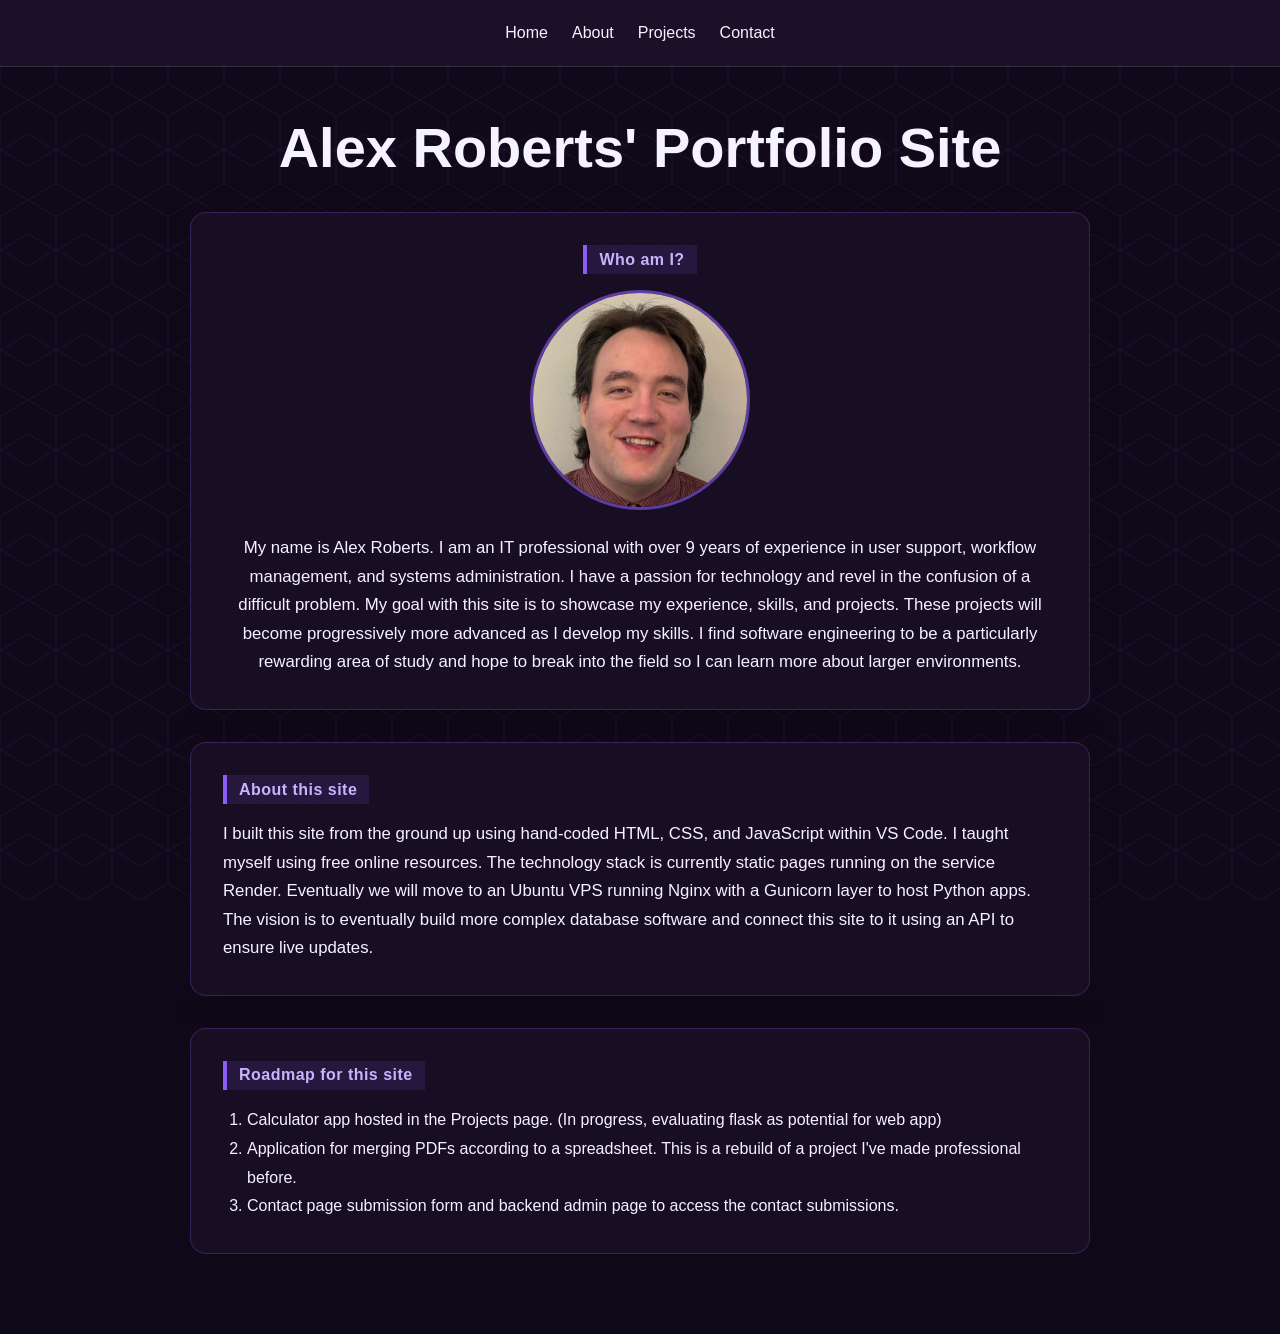
<file: index.html>
<!DOCTYPE html>
<html lang="en">
<head>
<meta name="viewport" content="width=device-width, initial-scale=1.0">
<meta charset="UTF-8">
<title>Alex Roberts Portfolio</title>
<link rel="stylesheet" href="/css/style.css">
</head>
<body>
<div id="site-header"></div>
<main class="page-content">
  <section class="page-title-section">
    <h1>Alex Roberts' Portfolio Site</h1>
  </section>

  <section class="content-panel intro-panel">
    <div class="section-marker">Who am I?</div>

    <img 
      src="/images/headshot.png" 
      alt="Headshot of Alex Roberts" 
      class="headshot"
    >

    <p>
      My name is Alex Roberts. I am an IT professional with over 9 years of experience in user support, workflow management, and systems administration. I have a passion for technology and revel in the confusion of a difficult problem. My goal with this site is to showcase my experience, skills, and projects. These projects will become progressively more advanced as I develop my skills. I find software engineering to be a particularly rewarding area of study and hope to break into the field so I can learn more about larger environments.
    </p>
  </section>

  <section class="content-panel">
    <div class="section-marker">About this site</div>

    <p>
      I built this site from the ground up using hand-coded HTML, CSS, and JavaScript within VS Code. I taught myself using free online resources. The technology stack is currently static pages running on the service Render. Eventually we will move to an Ubuntu VPS running Nginx with a Gunicorn layer to host Python apps. The vision is to eventually build more complex database software and connect this site to it using an API to ensure live updates.
    </p>
  </section>

  <section class="content-panel">
    <div class="section-marker">Roadmap for this site</div>

    <ol class="roadmap-list">
      <li>Calculator app hosted in the Projects page. (In progress, evaluating flask as potential for web app)</li>
      <li>Application for merging PDFs according to a spreadsheet. This is a rebuild of a project I've made professional before.</li>
      <li>Contact page submission form and backend admin page to access the contact submissions.</li>
    </ol>
  </section>
</main>
<script src="/js/components.js"></script>
<script src="/js/main.js"> </script>


</body>
</html>
</file>
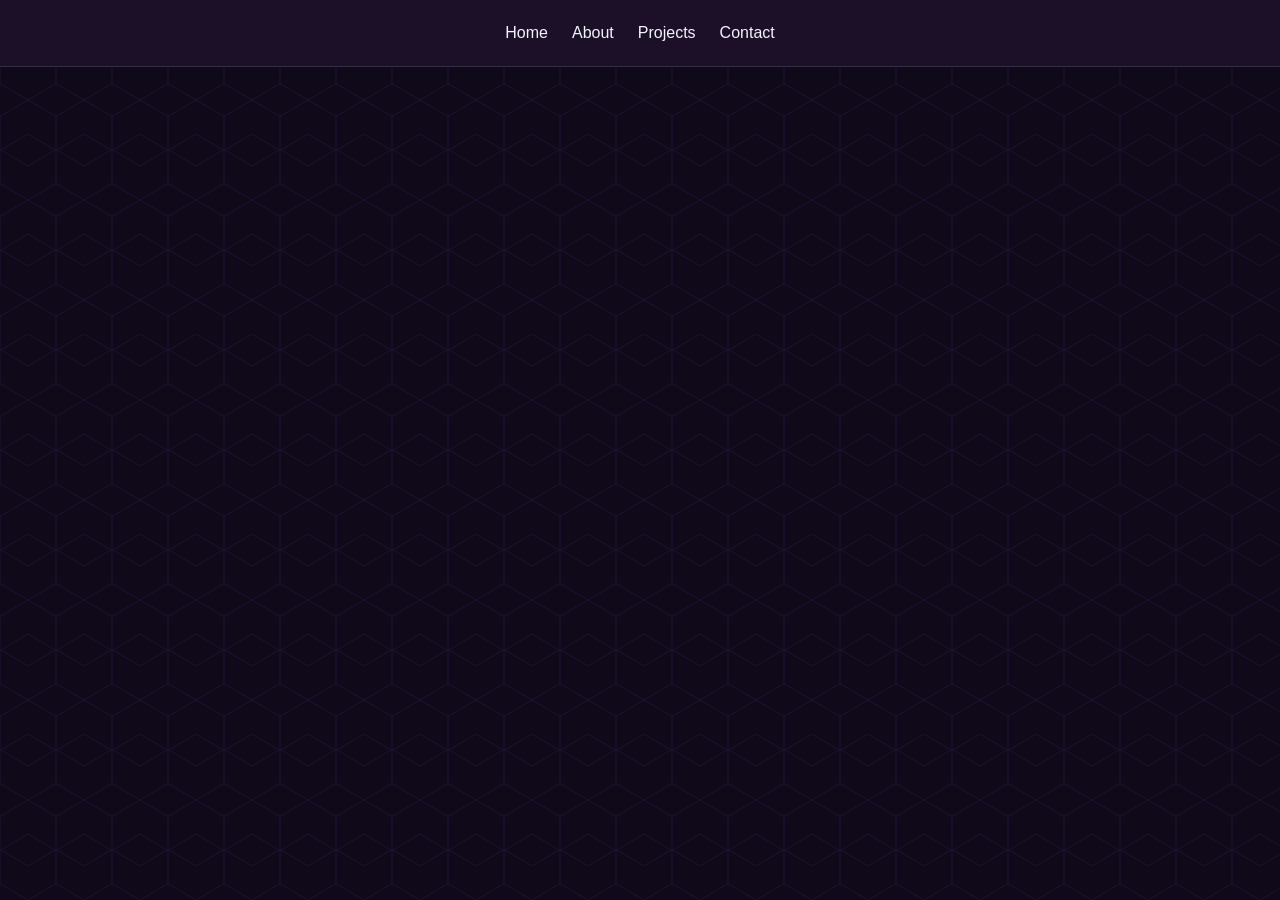
<file: projects.html>
<html lang="en">
<head>
<meta name="viewport" content="width=device-width, initial-scale=1.0">
<meta charset="UTF-8">
<title>Alex Roberts Portfolio</title>
<link rel="stylesheet" href="/css/style.css">
</head>
<body>
<div id="site-header"></div>

<script src="/js/components.js"></script>
<script src="/js/main.js"> </script>

</body>
</html>
</file>
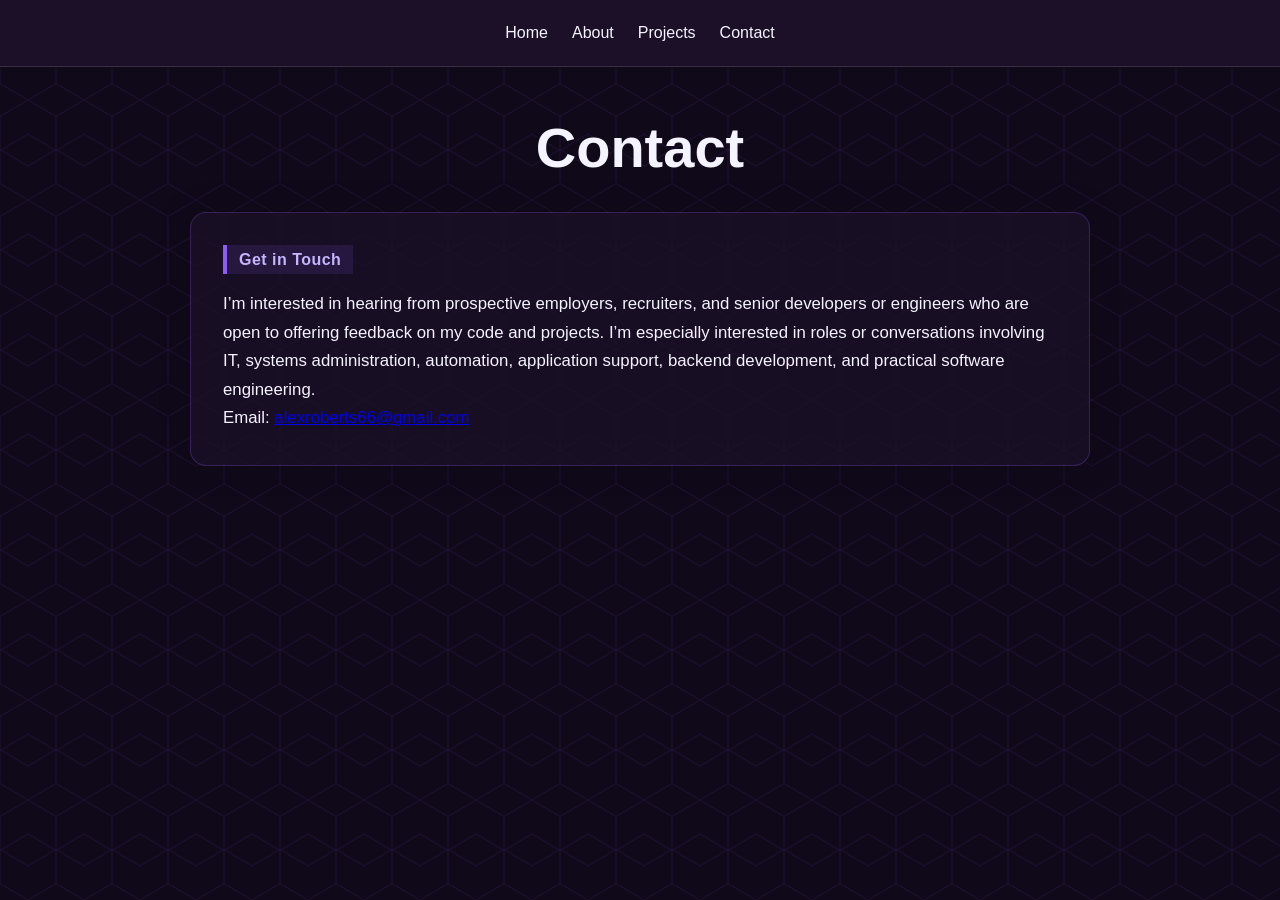
<file: about/contact.html>
<html lang="en">
<head>
<meta name="viewport" content="width=device-width, initial-scale=1.0">
<meta charset="UTF-8">
<title>Alex Roberts Portfolio</title>
<link rel="stylesheet" href="/css/style.css">
</head>
<body>
<div id="site-header"></div>
<main class="page-content">
  <section class="page-title-section">
    <h1>Contact</h1>
  </section>

  <section class="content-panel">
    <div class="section-marker">Get in Touch</div>

    <p>
      I’m interested in hearing from prospective employers, recruiters, and senior developers or engineers who are open to offering feedback on my code and projects. I’m especially interested in roles or conversations involving IT, systems administration, automation, application support, backend development, and practical software engineering.
    </p>

    <p class="contact-email">
      Email:
      <a href="mailto:alexroberts66@gmail.com">alexroberts66@gmail.com</a>
    </p>
  </section>
</main>
<script src="/js/components.js"></script>
<script src="/js/main.js"> </script>

</body>
</html>
</file>
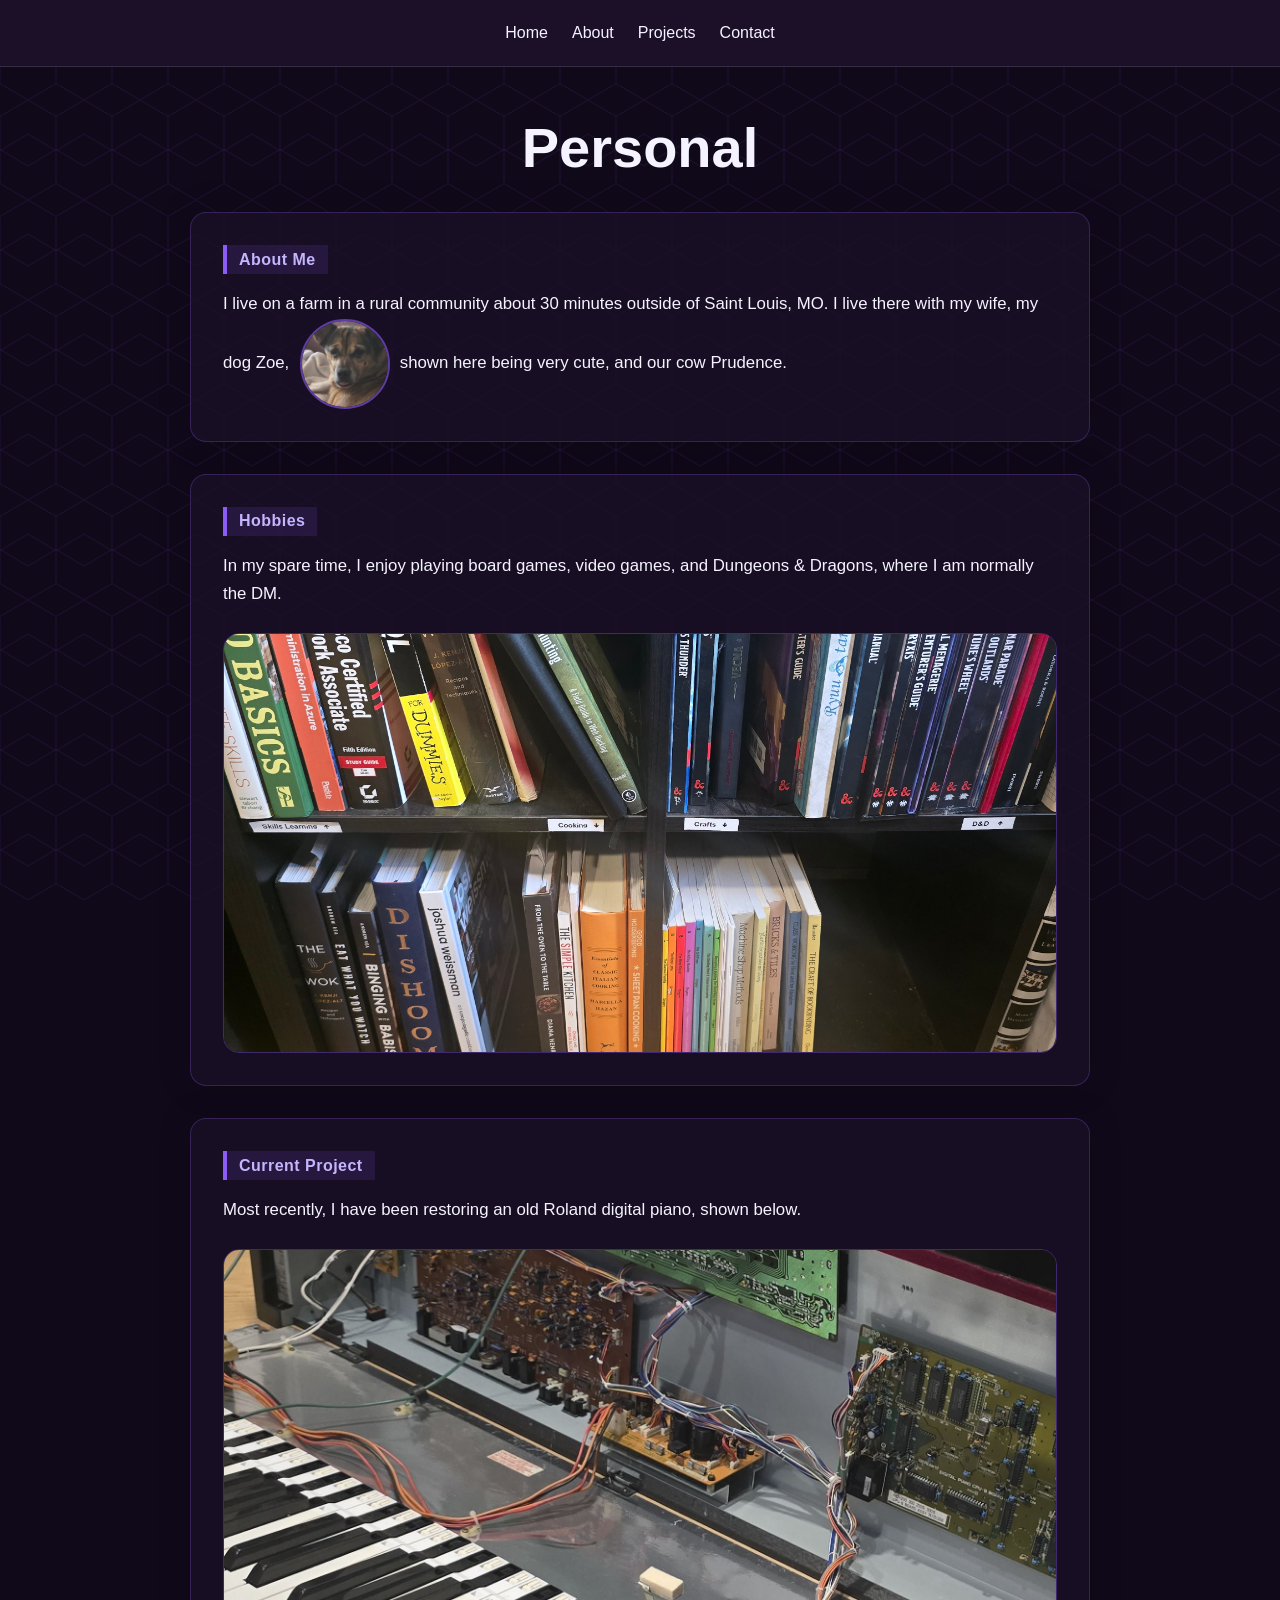
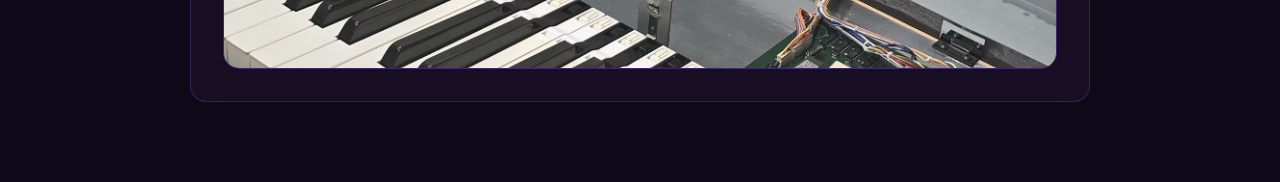
<file: about/personal.html>
<html lang="en">
<head>
<meta name="viewport" content="width=device-width, initial-scale=1.0">
<meta charset="UTF-8">
<title>Alex Roberts Portfolio</title>
<link rel="stylesheet" href="/css/style.css">
</head>
<body>
<div id="site-header"></div>
<main class="page-content">
  <section class="page-title-section">
    <h1>Personal</h1>
  </section>

  <section class="content-panel">
    <div class="section-marker">About Me</div>

    <p>
      I live on a farm in a rural community about 30 minutes outside of Saint Louis, MO. I live there with my wife, my dog Zoe,
      <img 
        src="/images/zoe.jpg" 
        alt="Zoe the dog looking cute" 
        class="inline-photo"
      >
      shown here being very cute, and our cow Prudence.
    </p>
  </section>

  <section class="content-panel">
    <div class="section-marker">Hobbies</div>

    <p>
      In my spare time, I enjoy playing board games, video games, and Dungeons & Dragons, where I am normally the DM.
    </p>

    <img 
      src="/images/books.jpg" 
      alt="Book collection" 
      class="panel-image"
    >
  </section>

  <section class="content-panel">
    <div class="section-marker">Current Project</div>

    <p>
      Most recently, I have been restoring an old Roland digital piano, shown below.
    </p>

    <img 
      src="/images/piano.jpg" 
      alt="Roland digital piano restoration project" 
      class="panel-image"
    >
  </section>
</main>
<script src="/js/components.js"></script>
<script src="/js/main.js"> </script>

</body>
</html>
</file>
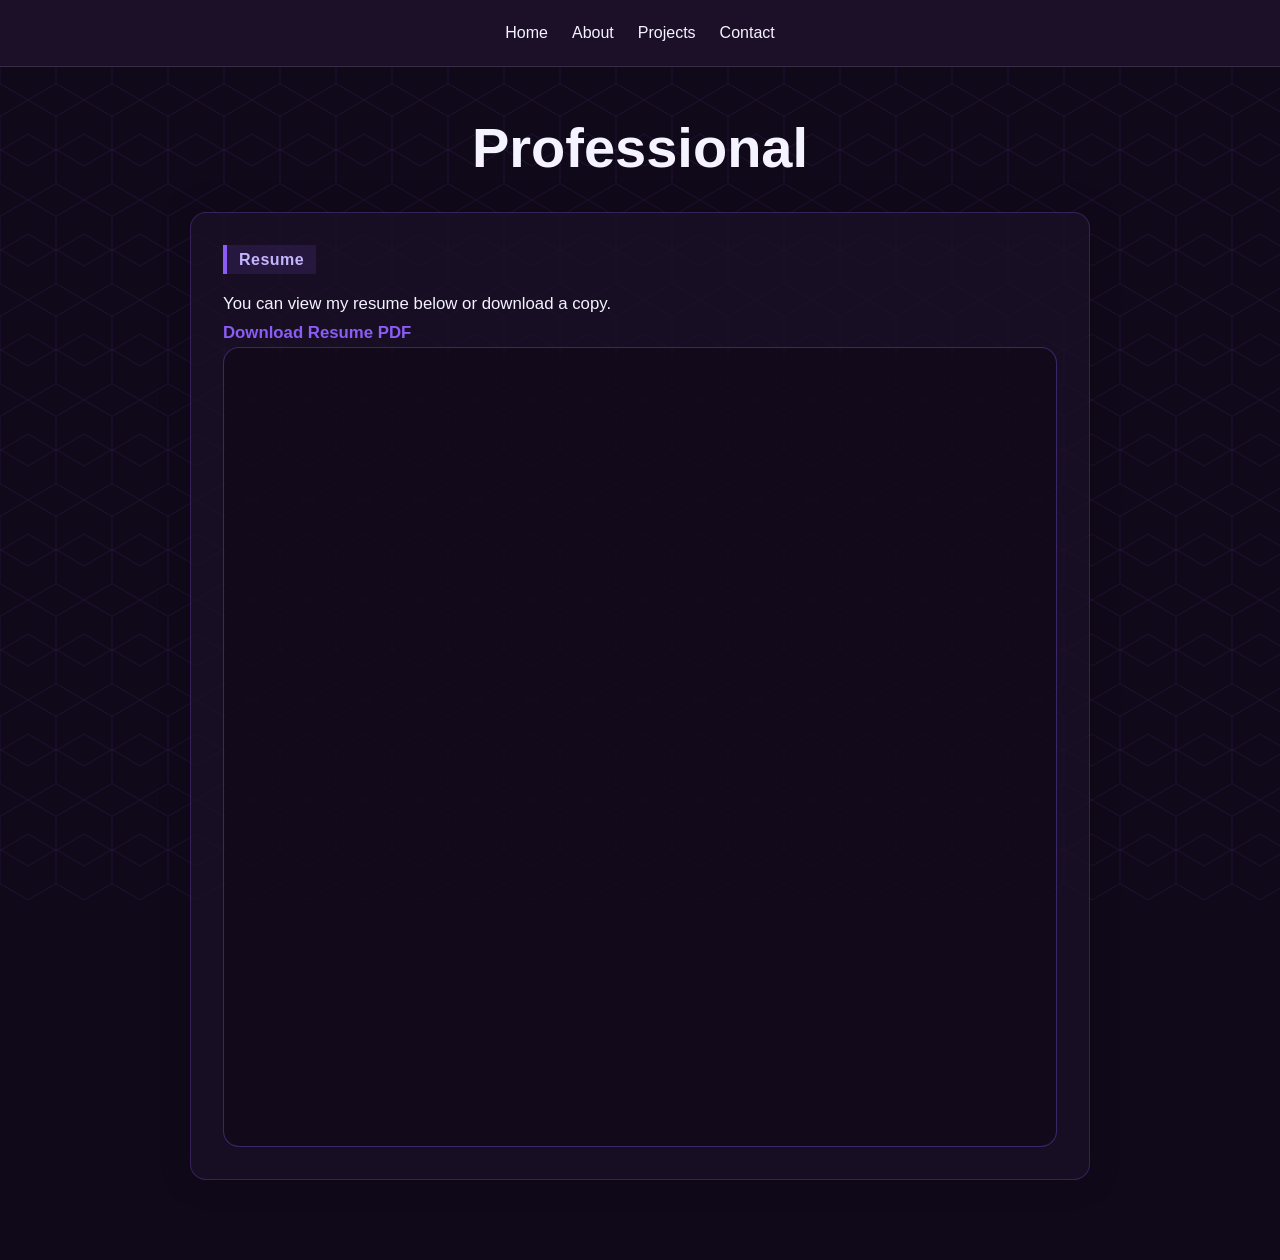
<file: about/professional.html>
<html lang="en">
<head>
<meta name="viewport" content="width=device-width, initial-scale=1.0">
<meta charset="UTF-8">
<title>Alex Roberts Portfolio</title>
<link rel="stylesheet" href="/css/style.css">
</head>
<body>
<div id="site-header"></div>
<main class="page-content">
  <section class="page-title-section">
    <h1>Professional</h1>
  </section>

  <section class="content-panel">
    <div class="section-marker">Resume</div>

    <p>
      You can view my resume below or download a copy.
    </p>

    <p class="resume-download">
      <a href="/assets/resume.pdf" download>Download Resume PDF</a>
    </p>

    <div class="resume-viewer">
      <iframe 
        src="/assets/resume.pdf"
        title="Alex Roberts Resume PDF">
      </iframe>
    </div>
  </section>
</main>
<script src="/js/components.js"></script>
<script src="/js/main.js"> </script>

</body>
</html>
</file>
<file: css/style.css>
:root {
  --purple-dark: #1b1028;
  --purple-main: #4b1d73;
  --purple-accent: #8b5cf6;
  --text-light: #f5f3ff;
  --text-muted: #c4b5fd;
  --background-dark: #10091a;
}

.inline-photo {
  width: 90px;
  height: 90px;
  object-fit: cover;
  border-radius: 50%;
  vertical-align: middle;
  margin: 0 0.35rem;
  border: 2px solid rgba(139, 92, 246, 0.6);
}

.panel-image {
  display: block;
  width: 100%;
  max-height: 420px;
  object-fit: cover;
  border-radius: 1rem;
  margin-top: 1.5rem;
  border: 1px solid rgba(139, 92, 246, 0.35);
}

@media (max-width: 768px) {
  .inline-photo {
    display: block;
    margin: 1rem auto;
    width: 140px;
    height: 140px;
  }

  .panel-image {
    max-height: 320px;
  }
}
* {
  box-sizing: border-box;
}
.page-content {
  width: min(900px, calc(100% - 2rem));
  margin: 0 auto;
  padding: 3rem 0;
}

.page-title-section {
  text-align: center;
  margin-bottom: 2rem;
}

.page-title-section h1 {
  font-size: clamp(2rem, 5vw, 3.5rem);
  margin: 0;
}

.content-panel {
  background: rgba(27, 16, 40, 0.82);
  border: 1px solid rgba(139, 92, 246, 0.25);
  border-radius: 1rem;
  padding: 2rem;
  margin-bottom: 2rem;
  box-shadow: 0 0 30px rgba(0, 0, 0, 0.25);
}

.section-marker {
  display: inline-block;
  margin-bottom: 1rem;
  padding: 0.35rem 0.75rem;
  border-left: 4px solid var(--purple-accent);
  background: rgba(139, 92, 246, 0.12);
  color: var(--text-muted);
  font-weight: 700;
  letter-spacing: 0.03em;
}
#site-header {
  position: sticky;
  top: 0;
  z-index: 1000;
}
.intro-panel {
  text-align: center;
}

.headshot {
  display: block;
  width: min(220px, 70vw);
  aspect-ratio: 1 / 1;
  object-fit: cover;
  border-radius: 50%;
  margin: 0 auto 1.5rem;
  border: 3px solid rgba(139, 92, 246, 0.6);
}

.content-panel p {
  line-height: 1.7;
  font-size: 1.05rem;
  margin: 0;
}

.roadmap-list {
  margin: 0;
  padding-left: 1.5rem;
  line-height: 1.8;
}
.resume-download {
  margin: 1rem 0;
}

.resume-download a {
  color: var(--purple-accent);
  text-decoration: none;
  font-weight: 700;
}

.resume-download a:hover {
  text-decoration: underline;
}

.resume-viewer {
  width: 100%;
  height: 800px;
  border: 1px solid rgba(139, 92, 246, 0.35);
  border-radius: 1rem;
  overflow: hidden;
  background: rgba(0, 0, 0, 0.25);
}

.resume-viewer iframe {
  width: 100%;
  height: 100%;
  border: none;
}
@media (max-width: 768px) {
  .page-content {
    padding: 2rem 0;
  }

  .content-panel {
    padding: 1.5rem;
  }
}
body {
   margin: 0;
  font-family: Arial, Helvetica, sans-serif;
  color: var(--text-light);

  background-color: var(--background-dark);
  background-image:
    linear-gradient(rgba(16, 9, 26, 0.50), rgba(16, 9, 26, 0.50)),
    url("data:image/svg+xml,%3Csvg width='56' height='100' viewBox='0 0 56 100' xmlns='http://www.w3.org/2000/svg'%3E%3Cpath d='M28 0 L56 16.5 V49.5 L28 66 L0 49.5 V16.5 Z M28 34 L56 50.5 V83.5 L28 100 L0 83.5 V50.5 Z' fill='none' stroke='%238b5cf6' stroke-width='1' stroke-opacity='0.22'/%3E%3C/svg%3E");
  background-size: auto, 56px 100px;
  background-attachment: fixed;
}

.site-header {
  background-color: var(--purple-dark);
  border-bottom: 1px solid rgba(255, 255, 255, 0.12);
  
}

.site-nav {
  max-width: 1100px;
  margin: 0 auto;
  padding: 1rem 1.5rem;

  display: flex;
  align-items: center;
  justify-content: center;
}

@media (min-width: 769px) {
  .nav-item.dropdown:hover .dropdown-menu {
    display: block;
  }
}

.mobile-menu-btn {
  display: none;
  background: none;
  border: none;
  color: var(--text-light);
  font-size: 2rem;
  cursor: pointer;
}
.site-logo {
  color: var(--text-light);
  text-decoration: none;
  font-size: 1.25rem;
  font-weight: 700;
}

.nav-menu {
  list-style: none;
  margin: 0;
  padding: 0;

  display: flex;
  align-items: center;
  gap: 1.5rem;
}

.nav-item {
  position: relative;
}

.nav-link,
.dropdown-toggle {
  color: var(--text-light);
  background: none;
  border: none;
  text-decoration: none;
  font: inherit;
  cursor: pointer;
  padding: 0.5rem 0;
}

.nav-link:hover,
.dropdown-toggle:hover {
  color: var(--purple-accent);
}

.dropdown-menu {
  list-style: none;
  margin: 0;
  padding: 0.5rem 0;

  position: absolute;
  top: 100%;
  left: 0;

  min-width: 180px;
  background-color: var(--purple-dark);
  border: 1px solid rgba(255, 255, 255, 0.12);
  border-radius: 0.5rem;

  display: none;
}

.dropdown-link {
  display: block;
  padding: 0.75rem 1rem;
  color: var(--text-light);
  text-decoration: none;
  white-space: nowrap;
}

.dropdown-link:hover {
  background-color: var(--purple-main);
  color: var(--text-light);
}

.disabled-link {
  color: var(--text-muted);
  cursor: not-allowed;
}


@media (max-width: 768px) {
  .site-nav {
    flex-wrap: wrap;
    justify-content: flex-end;
  }

  .mobile-menu-btn {
    display: block;
  }

  .nav-menu {
    display: none;
    width: 100%;
    flex-direction: column;
    align-items: flex-end;
    gap: 0;
    padding-top: 1rem;
  }

  .nav-menu.open {
    display: flex;
  }

  .nav-item {
    width: 100%;
    margin: 0;
    padding: 0;
  }


  .nav-link,
  .dropdown-toggle {
    width: 100%;
    padding: 0.85rem 0;
    display: block;
    text-align: right;
    line-height: 1.2;

  }

  .dropdown-toggle{
    appearance: none;
    -webkit-appearance: none;
  }

  .dropdown-menu {
    position: static;
    display: none;
    margin: 0;
    padding: 0;
    border: none;
    background: transparent;
  }

  .dropdown.open .dropdown-menu {
    display: block;
    padding-left: 1rem;
  }
  .dropdown-link{
    padding: 0.6rem 0;
  }
}
</file>
